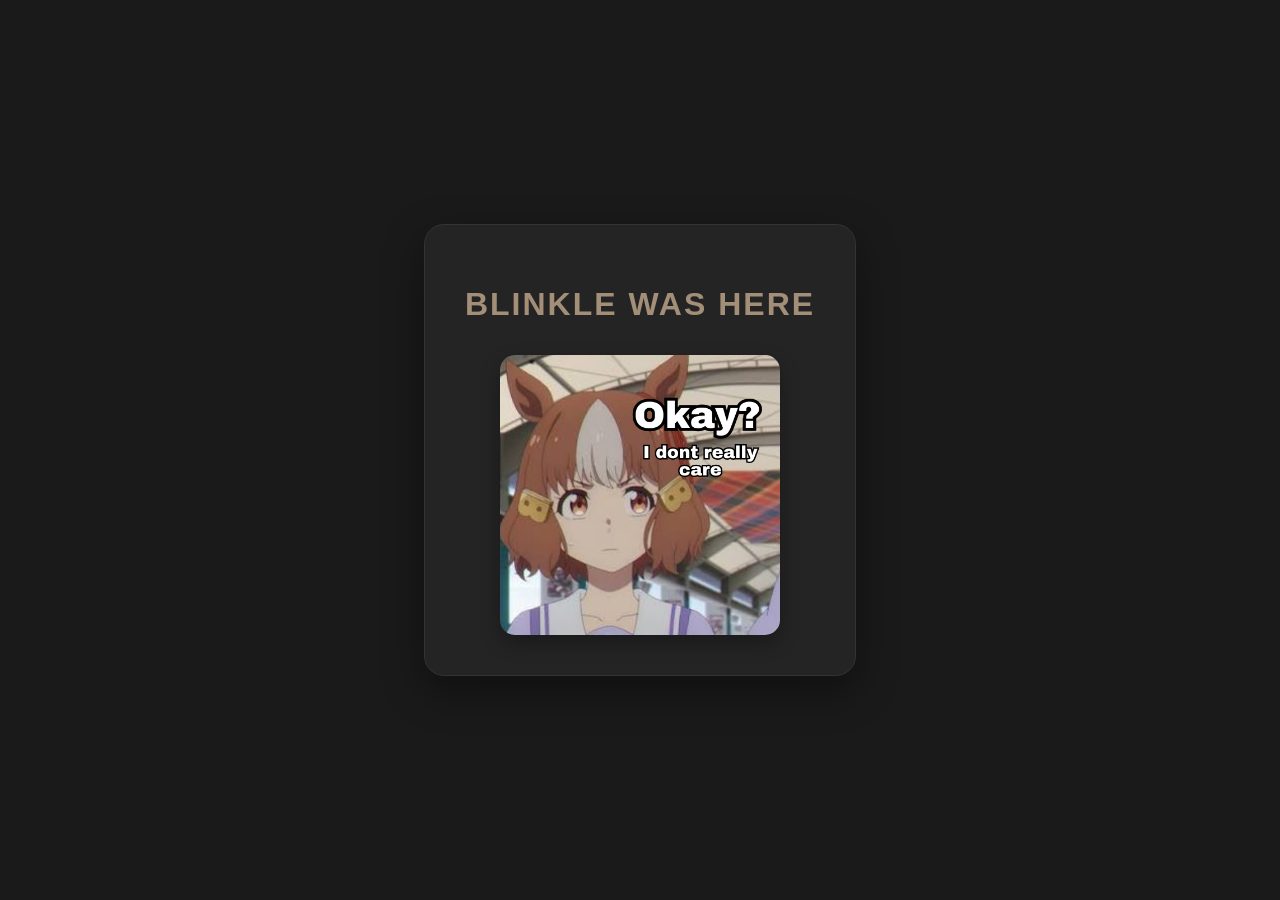
<file: index.html>
<!DOCTYPE html>
<html lang="en">
<head>
    <meta charset="UTF-8">
    <meta name="viewport" content="width=device-width, initial-scale=1.0">
    <title>Click on belno..</title>
    
    <!-- FAVICON -->
    <link rel="icon" type="image/png" href="images/icon2.jpg">

    <!-- LINK TO YOUR EXTERNAL CSS -->
    <link rel="stylesheet" href="index.css">

    <!-- Discord Component Embed Payload -->
    <script type="application/json" id="discord:component-embed">
    {
      "component": {
        "type": 17,
        "accent_color": 16105364,
        "components": [
          {
            "type": 10,
            "content": "# Blinkle.fun | Blinkles dumb little website!"
          },
          {
            "type": 10,
            "content": "❓ What is blinkle.fun? It just a portfolio i made bro ig?\n😒 End sucks! Melyk better! \n\n⚡ALSO THANE IS PEAK BROO!"
          },
          {
            "type": 14
          },
          {
            "type": 1,
            "components": [
              {
                "type": 2,
                "style": 5,
                "label": "Join Belno light fan club today!",
                "emoji": {
                  "name": "🤎"
                },
                "url": "https://discord.gg/belno"
              },
              {
                "type": 2,
                "style": 5,
                "label": "Clicker Belno",
                "emoji": {
                  "name": "🎮"
                },
                "url": "https://belno.blinkle.fun/"
              }
            ]
          }
        ]
      }
    }
    </script>

    <!-- Open Graph Fallback Tags (Required by Discord in case component parsing fails) -->
    <meta property="og:title" content="Blinkle.fun | Blinkles dumb litte website!" />
    <meta property="og:description" content="❓ What is blinkle.fun? It just a portfolio i made bro ig? End sucks! Melyk better! ⚡ALSO THANE IS PEAK BROO!" />
    <meta property="og:url" content="https://blinkle.fun/" />
    <meta name="theme-color" content="#F5BF9C" />
</head>
<body>

    <div class="container" id="main-card">
        <h1>Blinkle was here</h1>
        
        <!-- CLICKABLE IMAGE LINK -->
        <a href="javascript:void(0)" onclick="transitionAndRedirect('https://blinkle.fun/home')">
            <img src="images/texty.png" alt="Blinkle's Picture" class="my-image">
        </a>
    </div>

    <script>
        function transitionAndRedirect(url) {
            const card = document.getElementById('main-card');
            // Add the animation class which triggers the CSS transition
            card.classList.add('fade-out');
            
            // Wait 400ms for the animation to finish
            setTimeout(() => {
                window.location.href = url;
            }, 400);
        }
    </script>
</body>
</html>
</file>
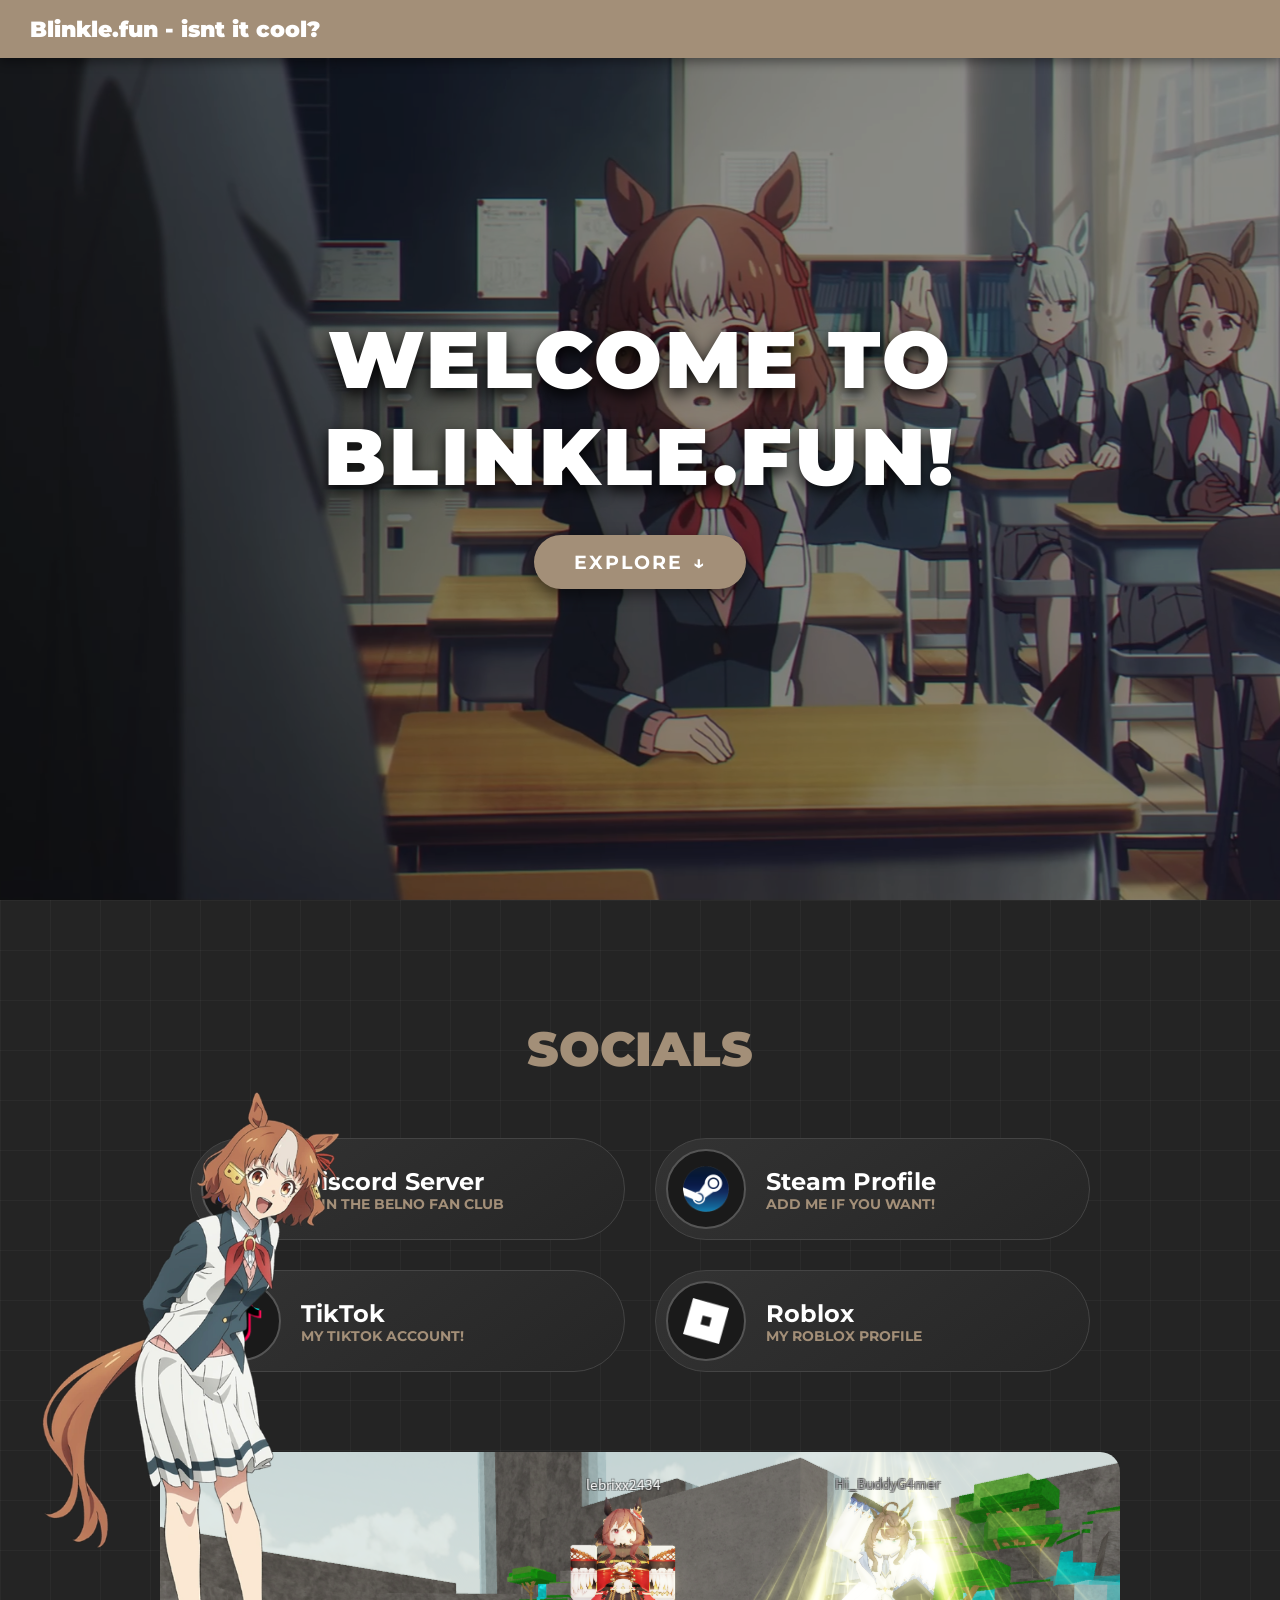
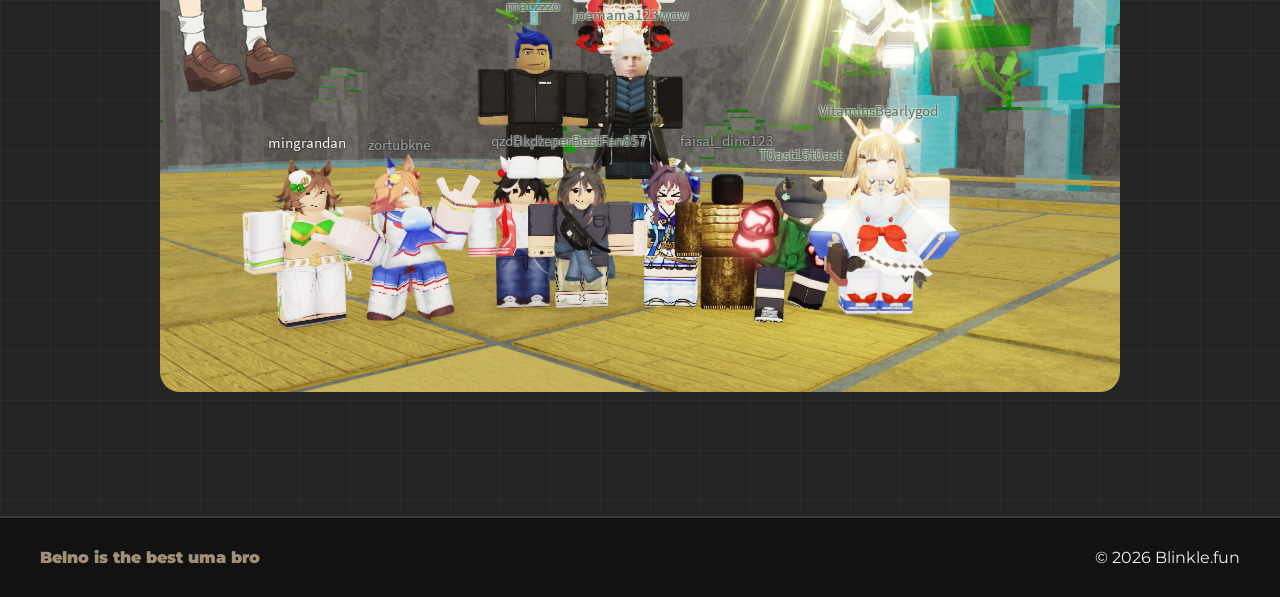
<file: ai.html>
<!DOCTYPE html>
<html lang="en">
<head>
    <meta charset="UTF-8">
    <meta name="viewport" content="width=device-width, initial-scale=1.0">
    <title>Home</title>
    
    <link href="https://fonts.googleapis.com/css2?family=Montserrat:wght@400;700;900&display=swap" rel="stylesheet">

    <style>
        /* --- GLOBAL SETTINGS --- */
        * { margin: 0; padding: 0; box-sizing: border-box; font-family: 'Montserrat', sans-serif; }
        html { scroll-behavior: smooth; }
        body { background-color: #1a1a1a; color: #f0f0f0; overflow-x: hidden; }

        /* --- CHARACTER ANIMATION --- */
        #scroll-char {
            position: fixed;
            bottom: -800px; 
            left: 20px;
            width: 350px;
            z-index: 50;
            pointer-events: none;
            transition: bottom 0.8s cubic-bezier(0.68, -0.55, 0.265, 1.55), transform 0.5s ease;
        }
        
        #scroll-char.visible { bottom: 0; }

        /* --- MOBILE RESPONSIVENESS --- */
        @media (max-width: 768px) {
            .hero h1 { font-size: 3rem !important; }
            #scroll-char { width: 200px; left: 10px; }
            .social-grid { grid-template-columns: 1fr !important; padding: 0 20px; }
            .top-bar { padding: 10px 20px; font-size: 1.1rem; }
        }

        /* --- STYLES --- */
        .top-bar { background-color: #a38f78; color: white; padding: 15px 30px; font-weight: 900; font-size: 1.4rem; position: fixed; top: 0; width: 100%; z-index: 1000; box-shadow: 0 4px 10px rgba(0,0,0,0.4); display: flex; justify-content: space-between; align-items: center; }
        .hero { height: 100vh; position: relative; background-image: url('images/image_93eb2c.png'); background-size: cover; background-position: center; background-repeat: no-repeat; background-attachment: fixed; background-blend-mode: multiply; background-color: rgba(0, 0, 0, 0.45); }
        .hero-content { position: absolute; top: 50%; left: 50%; transform: translate(-50%, -50%); text-align: center; z-index: 2; width: 90%; }
        .hero h1 { font-size: 5rem; font-weight: 900; color: white; letter-spacing: 3px; text-shadow: 0 6px 15px rgba(0,0,0,0.9); margin-bottom: 30px; }
        
        /* STATIC EXPLORE BUTTON WITH HOVER SCALE */
        .scroll-btn { background-color: #a38f78; color: white; border: none; padding: 15px 40px; font-size: 1.2rem; font-weight: 700; border-radius: 50px; cursor: pointer; box-shadow: 0 5px 15px rgba(0,0,0,0.5); transition: all 0.3s ease; text-transform: uppercase; letter-spacing: 2px; display: inline-flex; align-items: center; gap: 10px; }
        .scroll-btn:hover { transform: scale(1.05); background-color: #8c7a67; }

        /* CONTENT AREA WITH GRID LINES */
        .content-area { background-color: #242424; padding: 120px 40px; min-height: 100vh; position: relative; overflow: hidden; background-image: linear-gradient(rgba(255,255,255,0.03) 1px, transparent 1px), linear-gradient(90deg, rgba(255,255,255,0.03) 1px, transparent 1px); background-size: 50px 50px; }
        
        .section-title { text-align: center; font-size: 3rem; font-weight: 900; color: #a38f78; margin-bottom: 60px; text-transform: uppercase; z-index: 1; position: relative; }
        .social-grid { display: grid; grid-template-columns: repeat(2, 1fr); gap: 30px; max-width: 900px; margin: 0 auto; position: relative; z-index: 1; }
        
        /* SOCIAL PILL WITH HOVER LIFT EFFECT */
        .social-pill { display: flex; align-items: center; background: linear-gradient(145deg, #333333, #262626); border-radius: 60px; padding: 10px; padding-right: 30px; text-decoration: none; border: 1px solid #444; transition: all 0.3s ease; }
        .social-pill:hover { transform: translateY(-5px) scale(1.02); border-color: #a38f78; box-shadow: 0 10px 20px rgba(0,0,0,0.3); }
        
        .social-icon { width: 80px; height: 80px; border-radius: 50%; background-color: #1a1a1a; flex-shrink: 0; overflow: hidden; display: flex; justify-content: center; align-items: center; border: 2px solid #555; }
        .social-icon img { width: 60%; height: 60%; object-fit: contain; }
        .social-text { margin-left: 20px; }
        .social-text h3 { font-size: 1.5rem; color: #ffffff; font-weight: 700; }
        .social-text p { font-size: 0.85rem; color: #a38f78; text-transform: uppercase; font-weight: 700; }
        .showcase-container { max-width: 1000px; margin: 80px auto 0 auto; padding: 0 20px; position: relative; z-index: 1; }
        .showcase-image { width: 100%; border-radius: 20px; transition: 0.4s; cursor: zoom-in; }
        #lightbox { display: none; position: fixed; top: 0; left: 0; width: 100%; height: 100%; background: rgba(0,0,0,0.95); z-index: 2000; justify-content: center; align-items: center; cursor: zoom-out; }
        #lightbox img { max-width: 90%; max-height: 90%; border-radius: 10px; }
        .bottom-bar { width: 100%; background-color: #121212; padding: 30px 40px; display: flex; justify-content: space-between; align-items: center; border-top: 2px solid #3a3a3a; z-index: 100; position: relative; }
        .footer-logo { font-weight: 900; color: #a38f78; }
    </style>
</head>
<body>
    <img id="scroll-char" src="images/belnooo.png" alt="Character">
    <header class="top-bar"><span>Blinkle.fun - isnt it cool?</span></header>

    <section class="hero">
        <div class="hero-content">
            <h1>WELCOME TO BLINKLE.FUN!</h1>
            <button class="scroll-btn" onclick="scrollToContent()">Explore <span>↓</span></button>
        </div>
    </section>

    <main id="main-content" class="content-area">
        <h2 class="section-title">Socials</h2>
        <div class="social-grid">
            <a href="https://discord.gg/xzTR7yYUQK" target="_blank" class="social-pill"><div class="social-icon"><img src="images/discord.png" alt="Discord" class="icon-discord"></div><div class="social-text"><h3>Discord Server</h3><p>Join the Belno Fan Club</p></div></a>
            <a href="https://steamcommunity.com/id/Varloxy/" target="_blank" class="social-pill"><div class="social-icon"><img src="images/steam.png" alt="Steam"></div><div class="social-text"><h3>Steam Profile</h3><p>Add me if you want!</p></div></a>
            <a href="https://www.tiktok.com/@whatheheck15" target="_blank" class="social-pill"><div class="social-icon"><img src="images/tiktok.png" alt="TikTok" class="icon-tiktok"></div><div class="social-text"><h3>TikTok</h3><p>My tiktok account!</p></div></a>
            <a href="https://www.roblox.com/users/1408113086/profile" target="_blank" class="social-pill"><div class="social-icon"><img src="images/roblox.png" alt="Roblox" class="icon-roblox"></div><div class="social-text"><h3>Roblox</h3><p>My roblox profile</p></div></a>
        </div>
        <div class="showcase-container">
            <img src="images/wow.png" alt="Showcase" class="showcase-image" onclick="openLightbox()">
        </div>
    </main>

    <div id="lightbox" onclick="this.style.display='none'"><img src="images/wow.png" alt="Full Preview"></div>

    <footer class="bottom-bar">
        <div class="footer-logo">Belno is the best uma bro</div>
        <p>&copy; 2026 Blinkle.fun</p>
    </footer>

    <script>
        function scrollToContent() { document.getElementById('main-content').scrollIntoView({ behavior: 'smooth' }); }
        function openLightbox() { document.getElementById('lightbox').style.display = 'flex'; }
        window.addEventListener('scroll', function() {
            const char = document.getElementById('scroll-char');
            if ((window.innerHeight + window.scrollY) >= document.body.offsetHeight - 50) {
                char.classList.add('visible');
            } else {
                char.classList.remove('visible');
            }
        });
    </script>
</body>
</html>
</file>
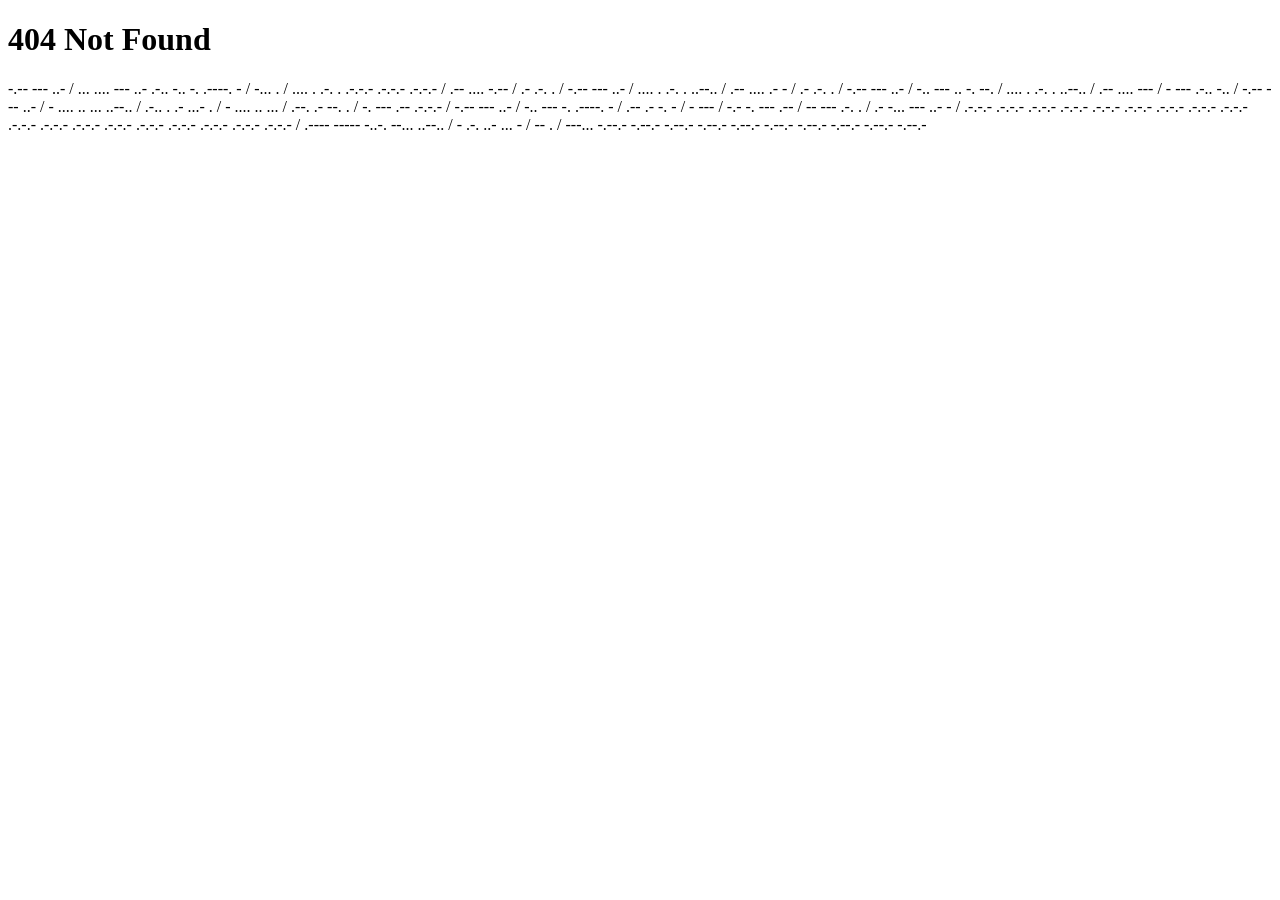
<file: backdoor.html>
<!DOCTYPE html>
<html lang="en">
<head>
    <meta charset="UTF-8">
    <meta name="viewport" content="width=device-width, initial-scale=1.0">
    <title>404 Not Found</title>
</head>
<body>
    <h1>404 Not Found</h1>
    <p>-.-- --- ..- / ... .... --- ..- .-.. -.. -. .----. - / -... . / .... . .-. . .-.-.- .-.-.- .-.-.- / .-- .... -.-- / .- .-. . / -.-- --- ..- / .... . .-. . ..--.. / .-- .... .- - / .- .-. . / -.-- --- ..- / -.. --- .. -. --. / .... . .-. . ..--.. / .-- .... --- / - --- .-.. -.. / -.-- --- ..- / - .... .. ... ..--.. / .-.. . .- ...- . / - .... .. ... / .--. .- --. . / -. --- .-- .-.-.- / -.-- --- ..- / -.. --- -. .----. - / .-- .- -. - / - --- / -.- -. --- .-- / -- --- .-. . / .- -... --- ..- - / .-.-.- .-.-.- .-.-.- .-.-.- .-.-.- .-.-.- .-.-.- .-.-.- .-.-.- .-.-.- .-.-.- .-.-.- .-.-.- .-.-.- .-.-.- .-.-.- .-.-.- .-.-.- / .---- ----- -..-. --... ..--.. / - .-. ..- ... - / -- . / ---... -.--.- -.--.- -.--.- -.--.- -.--.- -.--.- -.--.- -.--.- -.--.- -.--.-</p>
</body>
</html>
</file>
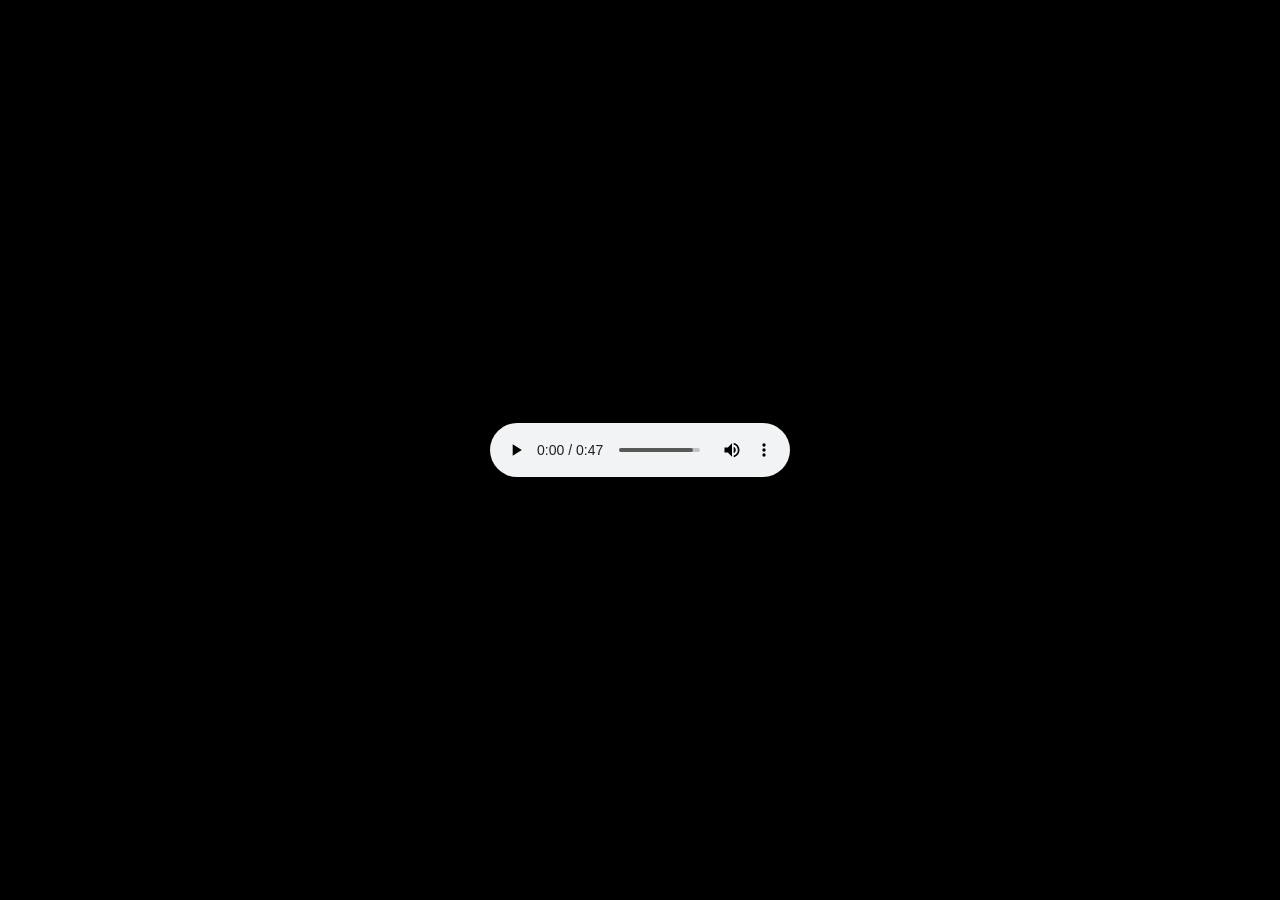
<file: hiddentape.html>
<!DOCTYPE html>
<html lang="en">
<head>
    <meta charset="UTF-8">
    <meta name="viewport" content="width=device-width, initial-scale=1.0">
    <title>???</title>
    <style>
        body {
            margin: 0;
            padding: 0;
            background-color: #000000;
            height: 100vh;
            display: flex;
            justify-content: center;
            align-items: center;
        }
        audio {
            width: 300px;
        }
    </style>
</head>
<body>

    <audio controls>
        <source src="sounds/1.mp3" type="audio/mpeg">
        Your browser does not support the audio element.
    </audio>

</body>
</html>
</file>
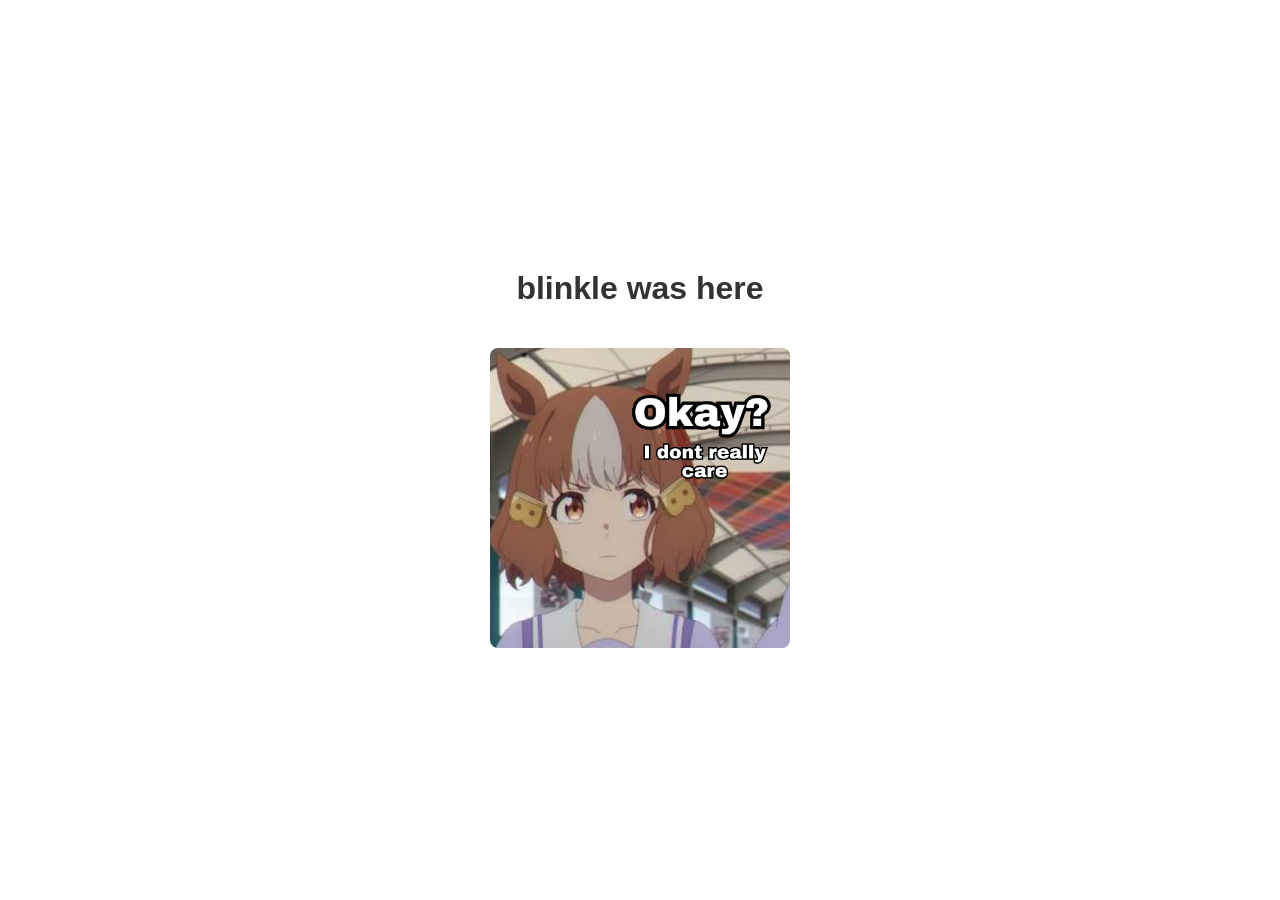
<file: Home.html>
<!DOCTYPE html>
<html lang="en">
<head>
    <meta charset="UTF-8">
    <meta name="viewport" content="width=device-width, initial-scale=1.0">
    <title>Blinkle Was Here</title>
    <style>
        body {
            display: flex;
            justify-content: center;
            align-items: center;
            height: 100vh;
            margin: 0;
            font-family: Arial, sans-serif;
            background-color: #ffffff;
            color: #333333;
        }
        .container {
            text-align: center;
        }
        .my-image {
            max-width: 300px;
            height: auto;
            border-radius: 8px;
            margin-top: 20px;
        }
    </style>
</head>
<body>
    <div class="container">
        <h1>blinkle was here</h1>
        
        <!-- Updated to target your "image" folder. Just change "photo.jpg" to your real file name! -->
        <img src="images/texty.png" alt="Blinkle's Picture" class="my-image">
    </div>
</body>
</html>
</file>
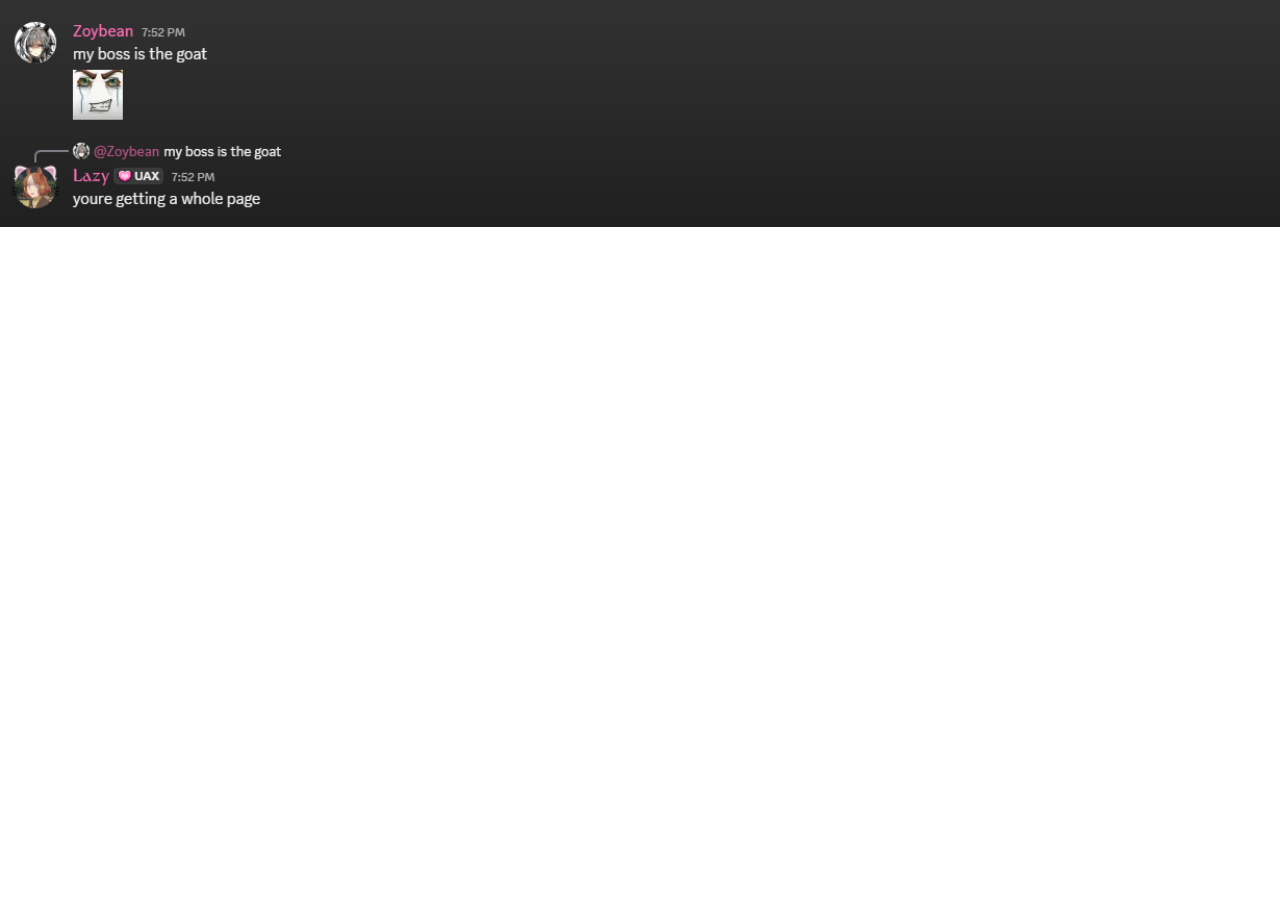
<file: tanukigoat.html>
<!DOCTYPE html>
<html lang="en">
<head>
    <meta charset="UTF-8">
    <meta name="viewport" content="width=device-width, initial-scale=1.0">
    <title>W Tanuki!</title>
    <style>
        body {
            margin: 0;
            padding: 0;
            width: 100vw;
            height: 100vh;
            /* White background base */
            background-color: #ffffff; 
            /* Set the background image */
            background-image: url('images/background.png');
            /* Scale width to 100% and height automatically */
            background-size: 100% auto; 
            /* Pin the image to the top */
            background-position: top center;
            /* Prevent the image from repeating */
            background-repeat: no-repeat;
        }
    </style>
</head>
<body>

    <!-- Add your webpage content here -->

</body>
</html>
</file>
<file: index.css>
/* index.css */
body {
    display: flex;
    justify-content: center;
    align-items: center;
    height: 100vh;
    margin: 0;
    font-family: 'Montserrat', sans-serif; /* Matching your main site font */
    background-color: #1a1a1a; /* Dark background */
    color: #ffffff;
    transition: background-color 0.5s ease;
}

.container {
    text-align: center;
    background: #242424; /* Darker card */
    padding: 2.5rem;
    border-radius: 20px;
    border: 1px solid #333;
    box-shadow: 0 15px 40px rgba(0, 0, 0, 0.4);
    /* Essential for the animation to work */
    transition: all 0.4s cubic-bezier(0.175, 0.885, 0.32, 1.275);
    opacity: 1;
    transform: scale(1) rotate(0deg);
}

.container:hover {
    box-shadow: 0 20px 50px rgba(163, 143, 120, 0.2);
    border-color: #a38f78;
}

h1 {
    font-size: 2rem;
    font-weight: 900;
    text-transform: uppercase;
    letter-spacing: 2px;
    margin-bottom: 2rem;
    color: #a38f78; /* Theme color */
}

.my-image {
    display: block;
    max-width: 280px;
    height: auto;
    border-radius: 15px;
    margin: 0 auto;
    box-shadow: 0 8px 20px rgba(0, 0, 0, 0.3);
    transition: transform 0.3s ease, filter 0.3s ease;
    cursor: pointer;
}

.my-image:hover {
    transform: scale(1.05);
    filter: brightness(1.2);
}

/* SUPER COOL EXIT TRANSITION */
.fade-out {
    opacity: 0;
    transform: scale(0.5) rotate(-20deg) translateY(50px);
    filter: blur(10px) brightness(0);
}
</file>
